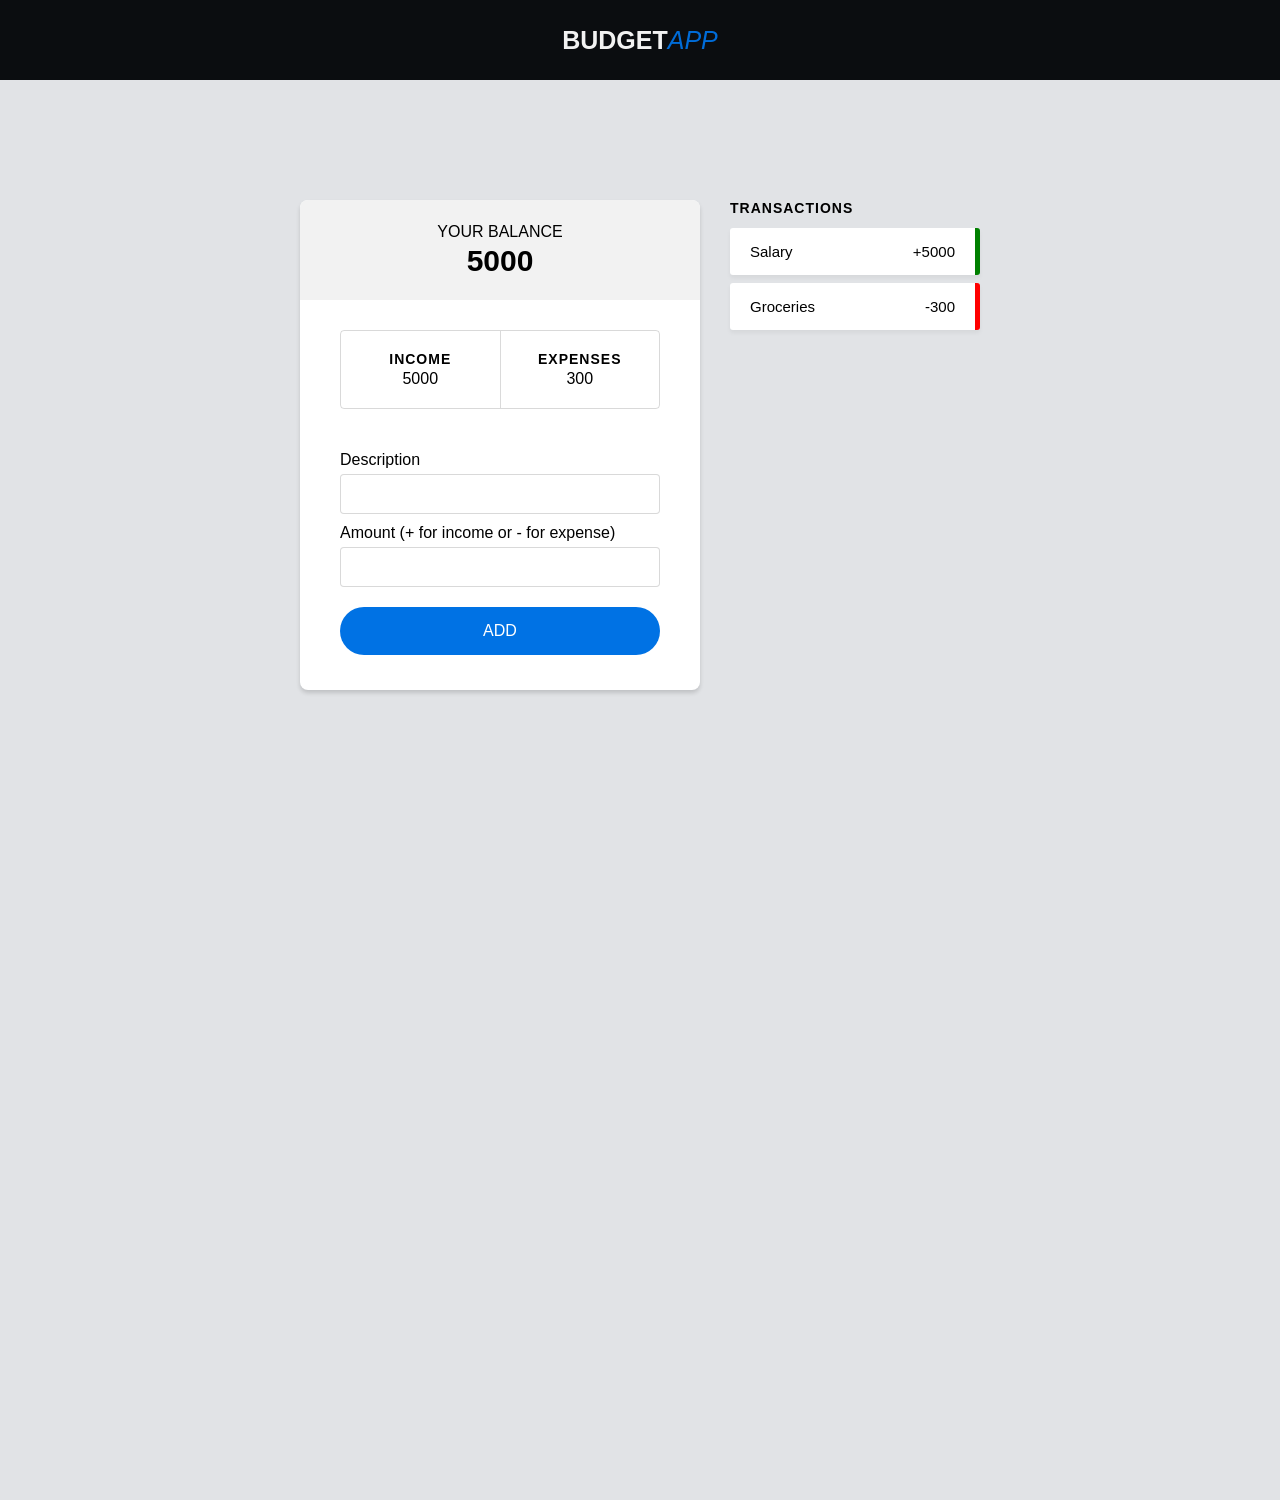
<file: index.html>
<!DOCTYPE html>
<html lang="en">
<head>
    <meta charset="UTF-8">
    <meta name="viewport" content="width=device-width, initial-scale=1.0">
    <title>JavaScript Tutorial</title>
    <link rel="preconnect" href="https://fonts.googleapis.com">
    <link rel="preconnect" href="https://fonts.gstatic.com" crossorigin>
    <link href="https://fonts.googleapis.com/css2?family=Oxygen:wght@300;400;700&display=swap" rel="stylesheet">
    <link rel="stylesheet" href="style.css">
    <script src="script.js" defer></script>
</head>
<body>
      <header class="header">
    <a href="#" class="logo">Budget<span>App</span></a>
  </header>

  <div class="wrapper">
    <div class="app">
      <div class="top">
        <h1 class="first-heading">Your Balance</h1>
        <span class="balance-number">5000</span>
      </div>

      <div class="overview">
        <section class="section">
          <h2 class="second-heading">Income</h2>
          <span class="number number--income">5000</span>
        </section>

        <section class="section">
          <h2 class="second-heading">Expenses</h2>
          <span class="number number--expenses">300</span>
        </section>
      </div>

      <form class="form">
        <label class="label" for="#">Description</label>
        <input type="text" class="input input--description" />

        <label class="label" for="#"
          >Amount (+ for income or - for expense)</label
        >
        <input type="number" class="input input--amount" />

        <button type="submit" class="btn">Add</button>
      </form>
    </div>

    <section class="transactions-section">
      <h2 class="third-heading">Transactions</h2>
      <ul class="transactions">
        <li class="transaction transaction--income">
          <span class="transaction__text">Salary</span>
          <span class="transaction__amount">+5000</span>
          <button class="transaction__btn">X</button>
        </li>
        <li class="transaction transaction--expense">
          <span class="transaction__text">Groceries</span>
          <span class="transaction__amount">-300</span>
          <button class="transaction__btn">X</button>
        </li>
      </ul>
    </section>
  </div>

    
</body>
</html>
</file>
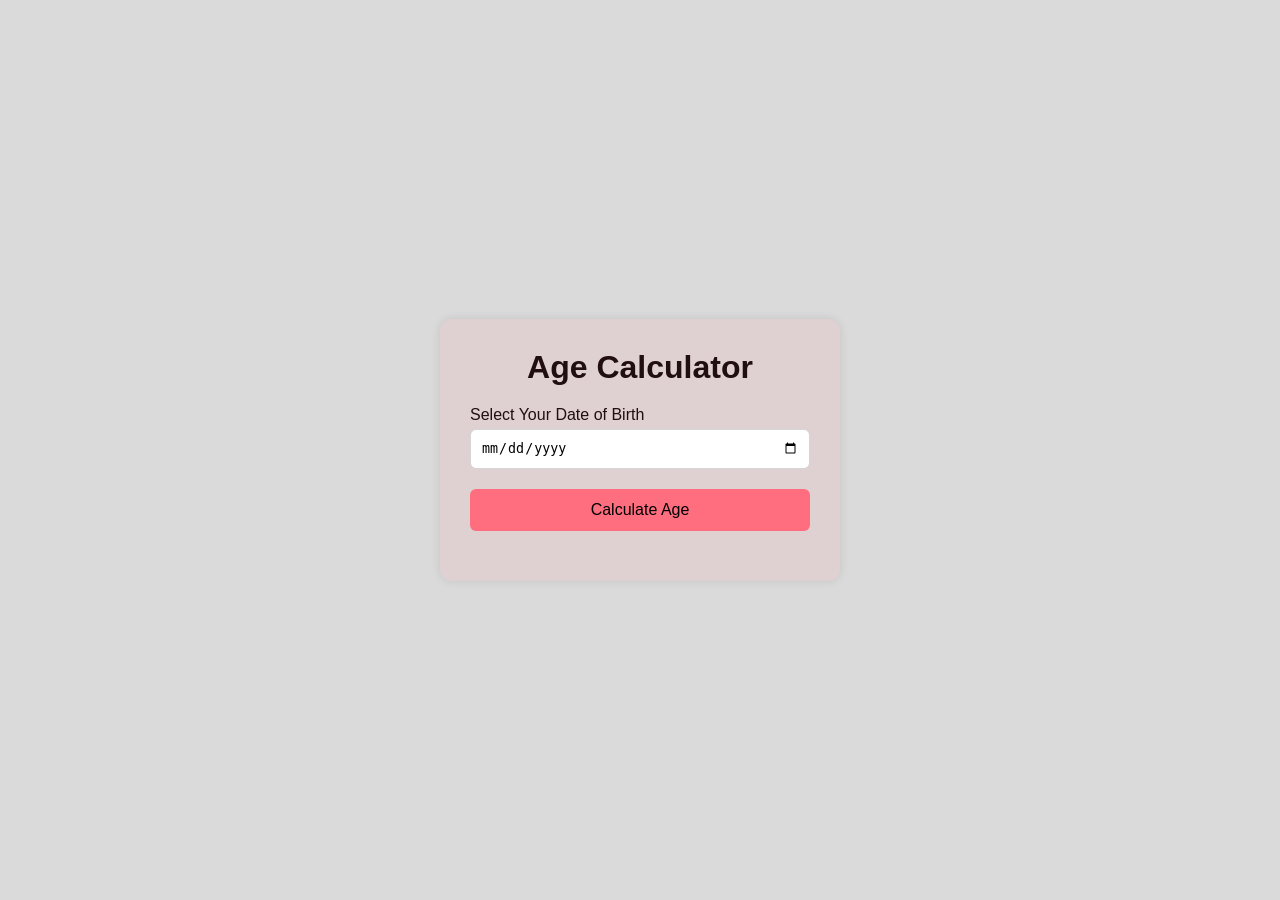
<file: Birthday.html>
<!DOCTYPE html>
<html lang="en">
<head>
    <meta charset="UTF-8" />
    <meta name="viewport" content="width=device-width, initial-scale=1.0" />
    <title>Age Calculator</title>
</head>
<style>
  *{
    margin:0;
    padding:0;
    box-sizing:border-box;
}
body{
  font-family:Arial, sans-serif;
  background-color:#dadada;
  display:flex;
  justify-content:center;
  align-items:center;
  height:100vh;
}
.container{
  background-color:#dfd1d1;
  padding:30px;
  border-radius:12px;
  box-shadow:0 0 10px rgba(0,0,0,0.1);
  width:400px;
}
.container h1{
  text-align:center;
  margin-bottom:20px;
  color:#210e0e;
}
.input-box{
  margin-bottom:20px;
}
.input-box label{
  display:block;
  margin-bottom:5px;
  color:#210e0e;
}

.input-box input{
  width:100%;
  padding:10px;
  border-radius:6px;
  border:1px solid #cccc;
}

button{
  width:100%;
  padding:12px;
  background-color:#ff6e7e;
  border:none;
  border-radius:6px;
  cursor:pointer;
  font-size:16px;
}

.result{
  margin-top:20px;
  font-size:18px;
  color:#210e0e;
}
</style>
<body>

    <div class="container">
        <h1>Age Calculator</h1>

        <div class="input-box">
            <label>Select Your Date of Birth</label>
            <input type="date" id="dob" />
        </div>

        <button onclick="calculateAge()">Calculate Age</button>

        <div class="result" id="result"></div>
    </div>

    <script >
        function calculateAge() {
            const dobInput = document.getElementById("dob").value;
            const result = document.getElementById("result");

            if (!dobInput) {
                result.innerHTML = "Please select a date of birth.";
                return;
            }

            const birthDate = new Date(dobInput);
            const today = new Date();

            let age = today.getFullYear() - birthDate.getFullYear();
            let month = today.getMonth() - birthDate.getMonth();

            if(month < 0 || (month == 0 && today.getDate() < birthDate.getDate())){
                age--;
            }

            result.innerHTML = `You are <strong>${age}</strong> years old`;
        }
    </script>

</body>
</html>
</file>
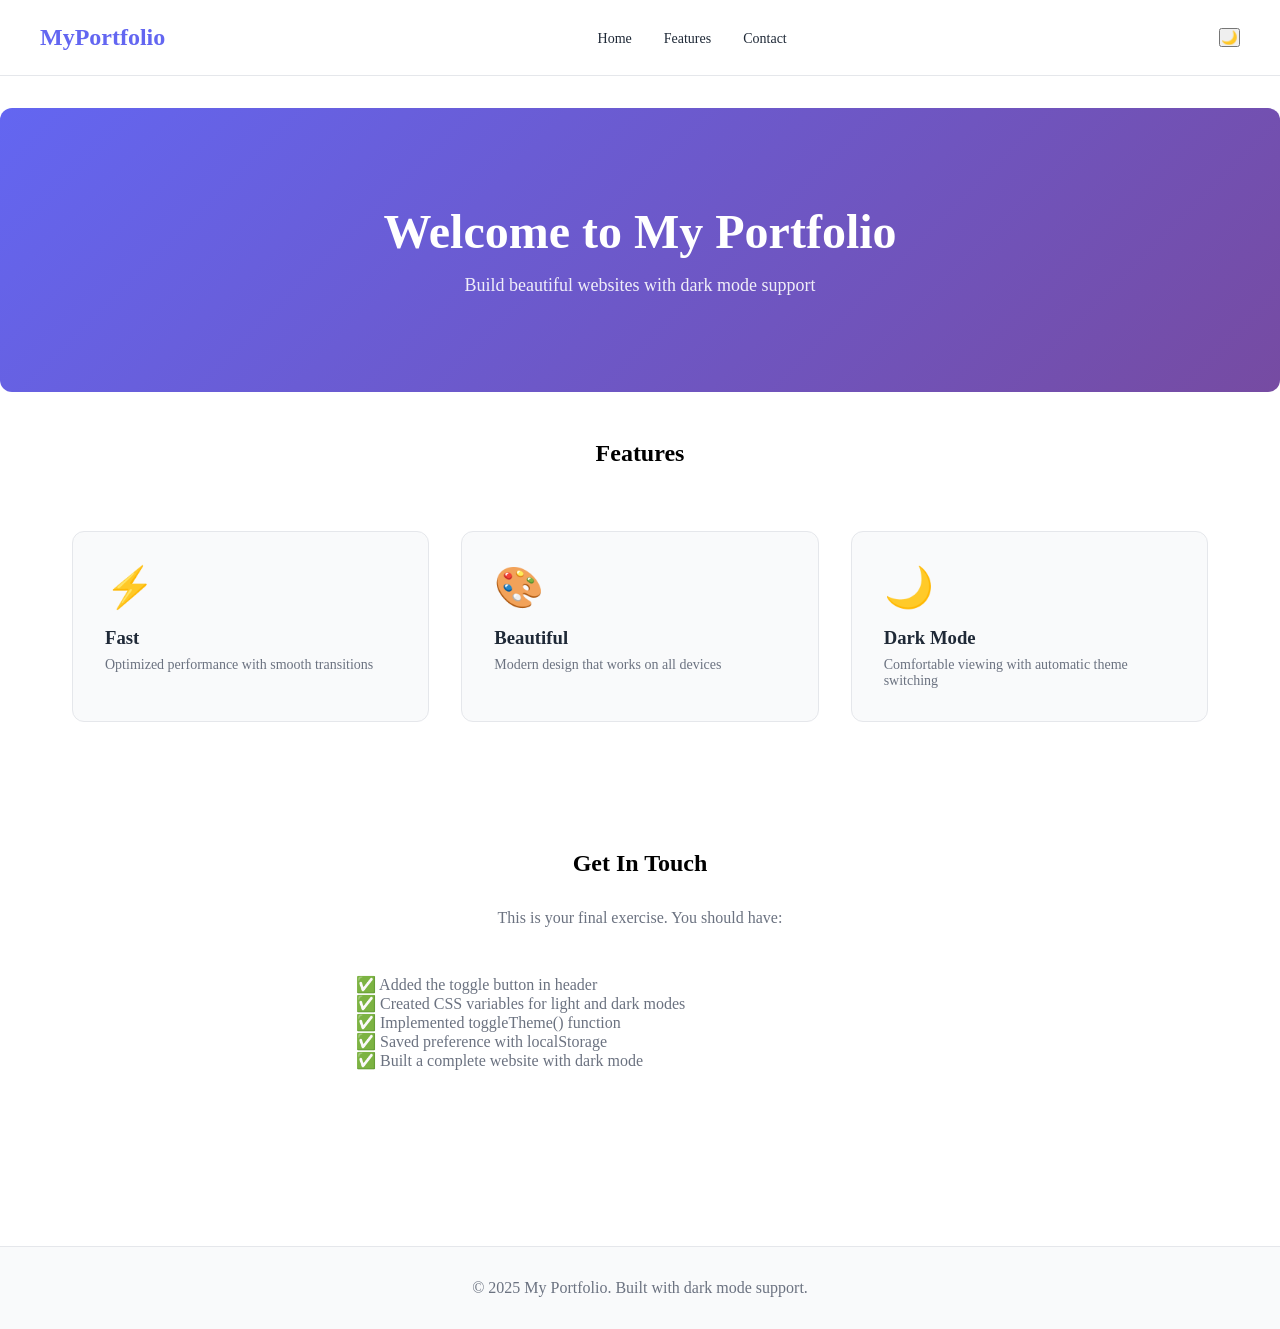
<file: Dark_mode.html>
<!DOCTYPE html>
<html lang="en">
<head>
    <meta charset="UTF-8" />
    <meta name="viewport" content="width=device-width, initial-scale=1.0" />
    <title>Dark Mode Exercise 5 - Final Challenge</title>
    <style>
        * {
            margin: 0;
            padding: 0;
            box-sizing: border-box;
        }

        /* TODO: Add CSS variables for light mode */
        :root {
            --bg-primary: #ffffff;
            --bg-secondary: #f9fafb;
            --text-primary: #1f2937;
            --text-secondary: #6b7280;
            --border-color: #e5e7eb;
            --accent-color: #6366f1;
        }

        /* TODO: Add body.dark selector with dark mode variables */
         body.dark {
            --bg-primary: #1f2937;
            --bg-secondary: #374151;
            --text-primary: #f9fafb;
            --text-secondary: #d1d5db;
            --border-color: #4b5563;
            --accent-color: #6366f1;
        } */

        body {
            font-family: -apple-system, BlinkMacSystemFont, 'Segoe UI', Roboto, sans-serif;
            background-color: var(--bg-primary);
            color: var(--text-primary);
            transition: background-color 0.3s ease, color 0.3s ease;
        }

        header {
            background-color: var(--bg-primary);
            border-bottom: 1px solid var(--border-color);
            padding: 1.5rem 2rem;
            position: sticky;
            top: 0;
            z-index: 100;
        }

        nav {
            max-width: 1200px;
            margin: 0 auto;
            display: flex;
            justify-content: space-between;
            align-items: center;
        }

        .logo {
            font-size: 24px;
            font-weight: 700;
            color: var(--accent-color);
        }

        .nav-links {
            display: flex;
            gap: 2rem;
            list-style: none;
        }

        .nav-links a {
            color: var(--text-primary);
            text-decoration: none;
            font-size: 14px;
            font-weight: 500;
            transition: color 0.3s ease;
        }

        .nav-links a:hover {
            color: var(--accent-color);
        }

        .theme-toggle {
            background: var(--bg-secondary);
            border: 2px solid var(--border-color);
            border-radius: 50px;
            padding: 8px 12px;
            cursor: pointer;
            font-size: 18px;
            transition: all 0.3s ease;
        }

        .theme-toggle:hover {
            transform: scale(1.1);
        }

        .container {
            max-width: 1200px;
            margin: 0 auto;
            padding: 0 2rem;
        }

        .hero {
            padding: 6rem 2rem;
            text-align: center;
            background: linear-gradient(135deg, var(--accent-color), #764ba2);
            color: white;
            border-radius: 12px;
            margin: 2rem 0;
        }

        .hero h1 {
            font-size: 48px;
            margin-bottom: 1rem;
        }

        .hero p {
            font-size: 18px;
            opacity: 0.9;
        }

        .features {
            display: grid;
            grid-template-columns: repeat(auto-fit, minmax(250px, 1fr));
            gap: 2rem;
            margin: 4rem 0;
        }

        .feature-card {
            background-color: var(--bg-secondary);
            padding: 2rem;
            border-radius: 12px;
            border: 1px solid var(--border-color);
            transition: all 0.3s ease;
        }

        .feature-card:hover {
            transform: translateY(-5px);
            border-color: var(--accent-color);
        }

        .feature-icon {
            font-size: 40px;
            margin-bottom: 1rem;
        }

        .feature-card h3 {
            margin-bottom: 0.5rem;
            color: var(--text-primary);
        }

        .feature-card p {
            color: var(--text-secondary);
            font-size: 14px;
        }

        footer {
            background-color: var(--bg-secondary);
            border-top: 1px solid var(--border-color);
            padding: 2rem;
            text-align: center;
            margin-top: 4rem;
            color: var(--text-secondary);
        }

        @media (max-width: 768px) {
            .hero h1 {
                font-size: 36px;
            }

            .nav-links {
                gap: 1rem;
            }
        }
    </style>
</head>
<body>
    <!-- HEADER -->
    <header>
        <nav>
            <div class="logo">MyPortfolio</div>
            <ul class="nav-links">
                <li><a href="#home">Home</a></li>
                <li><a href="#features">Features</a></li>
                <li><a href="#contact">Contact</a></li>
            </ul>
             <button id="themeToggle">🌙</button>
        </nav>
    </header>

    <!-- MAIN CONTENT -->
    <main>
        <!-- HERO SECTION -->
        <section class="hero" id="home">
            <h1>Welcome to My Portfolio</h1>
            <p>Build beautiful websites with dark mode support</p>
        </section>

        <!-- FEATURES SECTION -->
        <section id="features" class="container">
            <h2 style="text-align: center; margin: 3rem 0 2rem 0;">Features</h2>
            <div class="features">
                <div class="feature-card">
                    <div class="feature-icon">⚡</div>
                    <h3>Fast</h3>
                    <p>Optimized performance with smooth transitions</p>
                </div>
                <div class="feature-card">
                    <div class="feature-icon">🎨</div>
                    <h3>Beautiful</h3>
                    <p>Modern design that works on all devices</p>
                </div>
                <div class="feature-card">
                    <div class="feature-icon">🌙</div>
                    <h3>Dark Mode</h3>
                    <p>Comfortable viewing with automatic theme switching</p>
                </div>
            </div>
        </section>

        <!-- CONTACT SECTION -->
        <section id="contact" class="container" style="padding: 4rem 2rem;">
            <h2 style="text-align: center; margin-bottom: 2rem;">Get In Touch</h2>
            <p style="text-align: center; max-width: 600px; margin: 0 auto; color: var(--text-secondary);">
                This is your final exercise. You should have:
            </p>
            <ul style="max-width: 600px; margin: 2rem auto; color: var(--text-secondary); list-style: none; padding: 1rem;">
                <li>✅ Added the toggle button in header</li>
                <li>✅ Created CSS variables for light and dark modes</li>
                <li>✅ Implemented toggleTheme() function</li>
                <li>✅ Saved preference with localStorage</li>
                <li>✅ Built a complete website with dark mode</li>
            </ul>
        </section>
    </main>

    <!-- FOOTER -->
    <footer>
        <p>&copy; 2025 My Portfolio. Built with dark mode support.</p>
    </footer>

    <script>
        // TODO: Implement the complete dark mode system
        
        /* Requirements:
           1. Get the button by id "themeToggle"
           2. Create setTheme(theme) function
           3. Create toggleTheme() function  
           4. Create initTheme() function to load saved preference
           5. Add event listener to button
           6. Call initTheme() when page loads
        */

        const themeToggle = document.getElementById('themeToggle');

        function setTheme(theme) {
             if (theme === 'dark') {
                document.body.classList.add('dark');
                themeToggle.textContent = '☀️'; // Change icon to sun
            } else {
                document.body.classList.remove('dark');
                themeToggle.textContent = '🌙'; // Change icon to moon
            }
        }

        function toggleTheme() {
            const Dark = document.body.classList.contains('dark');
            setTheme(Dark ? 'light' : 'dark');
            localStorage.setItem('theme', Dark ? 'light' : 'dark');
        }

        function initTheme() {
            const savedTheme = localStorage.getItem('theme');
            if (savedTheme) {
                setTheme(savedTheme);
            } else {
                // Default to light mode
                setTheme('light');
            }
        }

        // TODO: Initialize when DOM loads
        document.addEventListener('DOMContentLoaded', initTheme);

        // TODO: Add click listener
        themeToggle?.addEventListener('click', toggleTheme);

        console.log("Final Exercise: Complete dark mode implementation!");
    </script>
</body>
</html>
</file>
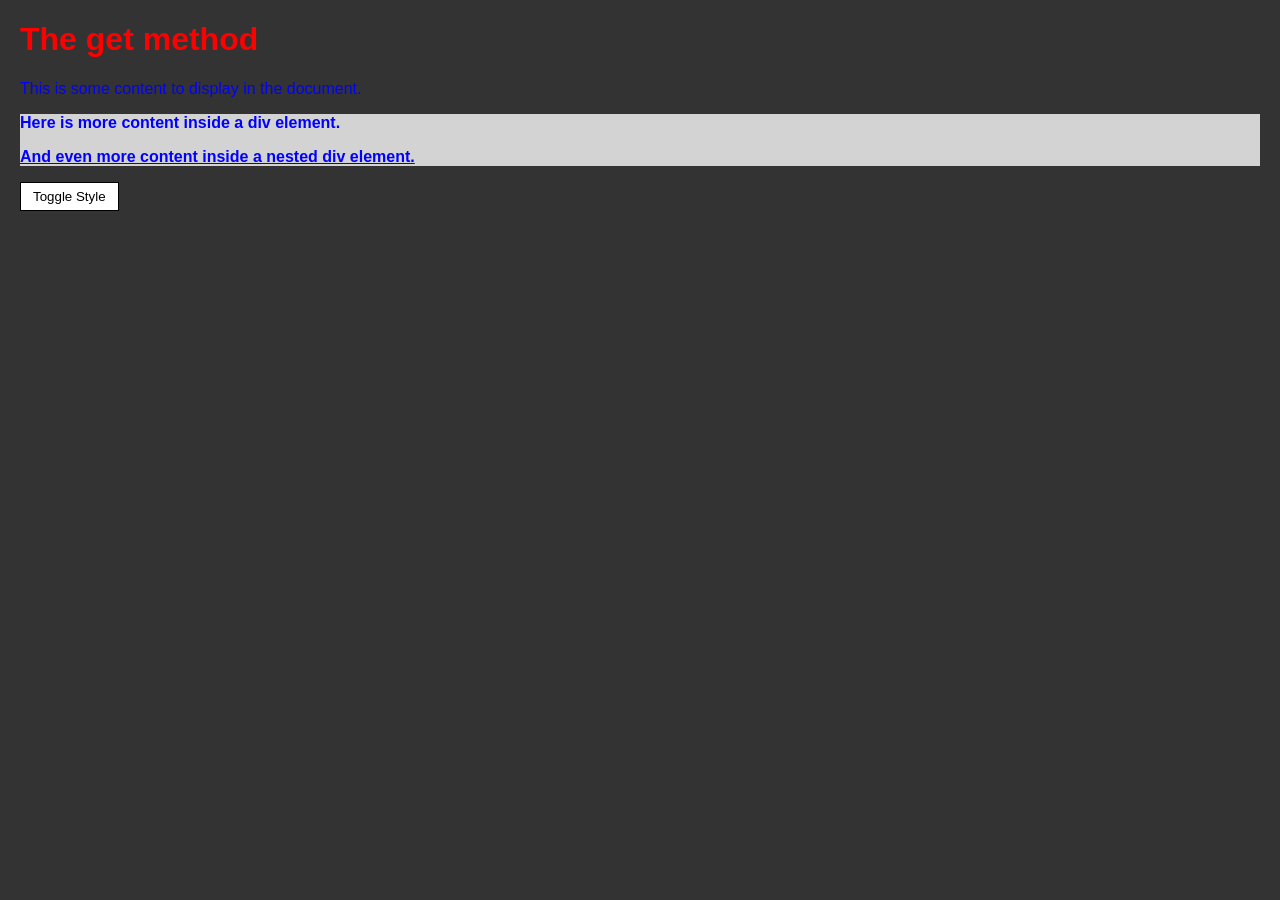
<file: DOM.html>
<!DOCTYPE html>
<html lang="en">
<head>
  <meta charset="UTF-8">
  <meta name="viewport" content="width=device-width, initial-scale=1.0">
  <title>Introduction to the DOM</title>
  <style>
    body {
      font-family: Arial, sans-serif;
      margin: 20px;
      background-color: #333;
      color: #fff;    
    }

    button {
      padding: 6px 12px;
      border: 1px solid #000;
      background-color: #fff;
      cursor: pointer;
    }
  </style>
</head>
<body class="dark-mode">

  <h1 id="intro-text">Intro to the Document Object Model</h1>

  <p>This is some content to display in the document.</p>

  <div class="custom-bg">
    <p>Here is more content inside a div element.</p>

    <div>
      <p>And even more content inside a nested div element.</p>
    </div>
  </div>

  <button onclick="toggleStyle()">Toggle Style</button>

  <script>
  let h1Element = document.getElementById('intro-text');
  h1Element.firstChild.nodeValue = "The get method";
  h1Element.style.color = 'red';

  pElements = document.getElementsByTagName('p');//HTMLCollection(3) [p, p, p]
  for (let pElement of pElements) {
    pElement.style.color = 'blue';
  }

  let customDiv = document.getElementsByClassName('custom-bg');
  for (let pElement of customDiv) {
    pElement.style.backgroundColor = 'lightgray';
  }

  let pElementinDiv = document.querySelectorAll('div p');
  for (let pElement of pElementinDiv) {
    pElement.style.fontWeight = 'bold';
  }

  let specialP = document.querySelector('.custom-bg p:not(.custom-bg>p)');
  specialP.style.textDecoration = 'underline';
  </script>

</body>
</html>
</file>
<file: style.css>
/* RESET */
* {
  margin: 0;
  padding: 0;
  box-sizing: border-box;
}

input {
  border: none;
  font: inherit;
  padding: 10px 15px;
  border-radius: 4px;
  border: 1px solid rgba(0, 0, 0, 0.15);
}

button {
  border: none;
  cursor: pointer;
  padding: 15px 25px;
  font: inherit;
  background: none;
}

ul {
  list-style: none;
}

a {
  text-decoration: none;
  color: inherit;
}

/* KEYFRAMES */
@keyframes fade-in {
  0% {
    opacity: 0;
    transform: translateY(15px) scale(0.8);
  }
  100% {
    opacity: 1;
    transform: translateY(0) scale(1);
  }
}

/* BASE STYLES */
body {
  font-family: "Inter", sans-serif;
  background: rgb(225, 227, 230);
  height: 100vh;
  display: flex;
  justify-content: center;
  min-height: 1500px;
}

.header {
  position: absolute;
  top: 0;
  background: #0b0d10;
  width: 100%;
  min-height: 80px;
  text-align: center;
}

.wrapper {
  height: 490px;
  display: flex;
  margin-top: 200px;
}

.app {
  background: #fff;
  width: 400px;
  height: 100%;
  border-radius: 8px;
  box-shadow: 0 3px 4px rgba(0, 0, 0, 0.15);
  display: flex;
  flex-direction: column;
  padding-bottom: 35px;
  margin-right: 30px;
}

/* STYLES */
.logo {
  font-weight: 600;
  color: #fff;
  text-transform: uppercase;
  line-height: 80px;
  font-size: 25px;
  opacity: 0.95;
}

.logo > span {
  font-weight: 400;
  font-style: italic;
  color: #0072e4;
}

.top {
  background: #f2f2f2;
  height: 100px;
  border-radius: 8px 8px 0 0;
  display: flex;
  flex-direction: column;
  align-items: center;
  justify-content: center;
}

.first-heading {
  text-transform: uppercase;
  font-size: 16px;
  font-weight: 500;
  margin-bottom: 3px;
}

.balance-number {
  font-size: 30px;
  font-weight: 700;
}

.balance-number--special {
  color: red;
  font-size: 50px;
  font-weight: 800;
}

.overview {
  width: 80%;
  margin: 0 auto;
  margin-top: 30px;
  border-radius: 4px;
  border: 1px solid rgba(0, 0, 0, 0.15);
  display: flex;
}

.section {
  flex: 1;
  display: flex;
  flex-direction: column;
  align-items: center;
  padding: 20px 0;
}

.overview > .section:nth-child(2) {
  border-left: 1px solid rgba(0, 0, 0, 0.144);
}

.second-heading {
  text-transform: uppercase;
  font-size: 14px;
  font-weight: 600;
  letter-spacing: 1px;
  margin-bottom: 3px;
}

.form {
  width: 80%;
  margin: 0 auto;
  margin-top: auto;
}

.label {
  display: block;
  margin-bottom: 5px;
}

.input {
  width: 100%;
  margin-bottom: 10px;
}

.btn {
  border-radius: 4000px;
  text-transform: uppercase;
  width: 100%;
  color: #fff;
  background-color: #0072e4;
  transition: all 0.3s;
  margin-top: 10px;
}

.btn:hover {
  background-color: #0068cf;
}

.transactions-section {
  width: 250px;
}

.third-heading {
  text-transform: uppercase;
  font-size: 14px;
  font-weight: 600;
  letter-spacing: 1px;
  margin-bottom: 12px;
}

.transaction {
  position: relative;
  font-size: 15px;
  background: #fff;
  border-radius: 3px;
  width: 100%;
  display: flex;
  align-items: center;
  padding: 15px 20px;
  box-shadow: 0 3px 4px rgba(0, 0, 0, 0.05);
  overflow: hidden;
  margin-bottom: 8px;
  animation: fade-in 0.3s;
  cursor: pointer;
}

.transaction--income {
  border-right: green 5px solid;
}

.transaction--expense {
  border-right: red 5px solid;
}

.transaction__text {
}

.transaction__amount {
  margin-left: auto;
}

.transaction__btn {
  position: absolute;
  top: 50%;
  left: 50%;
  transform: translate(-50%, -170%);
  transition: all 0.3s;
  background: rgba(0, 0, 0, 1);
  width: 100%;
  height: 100%;
  z-index: 100;
  color: #ffffffdb;
}

.transaction:hover .transaction__btn {
  transform: translate(-50%, -50%);
}
</file>
